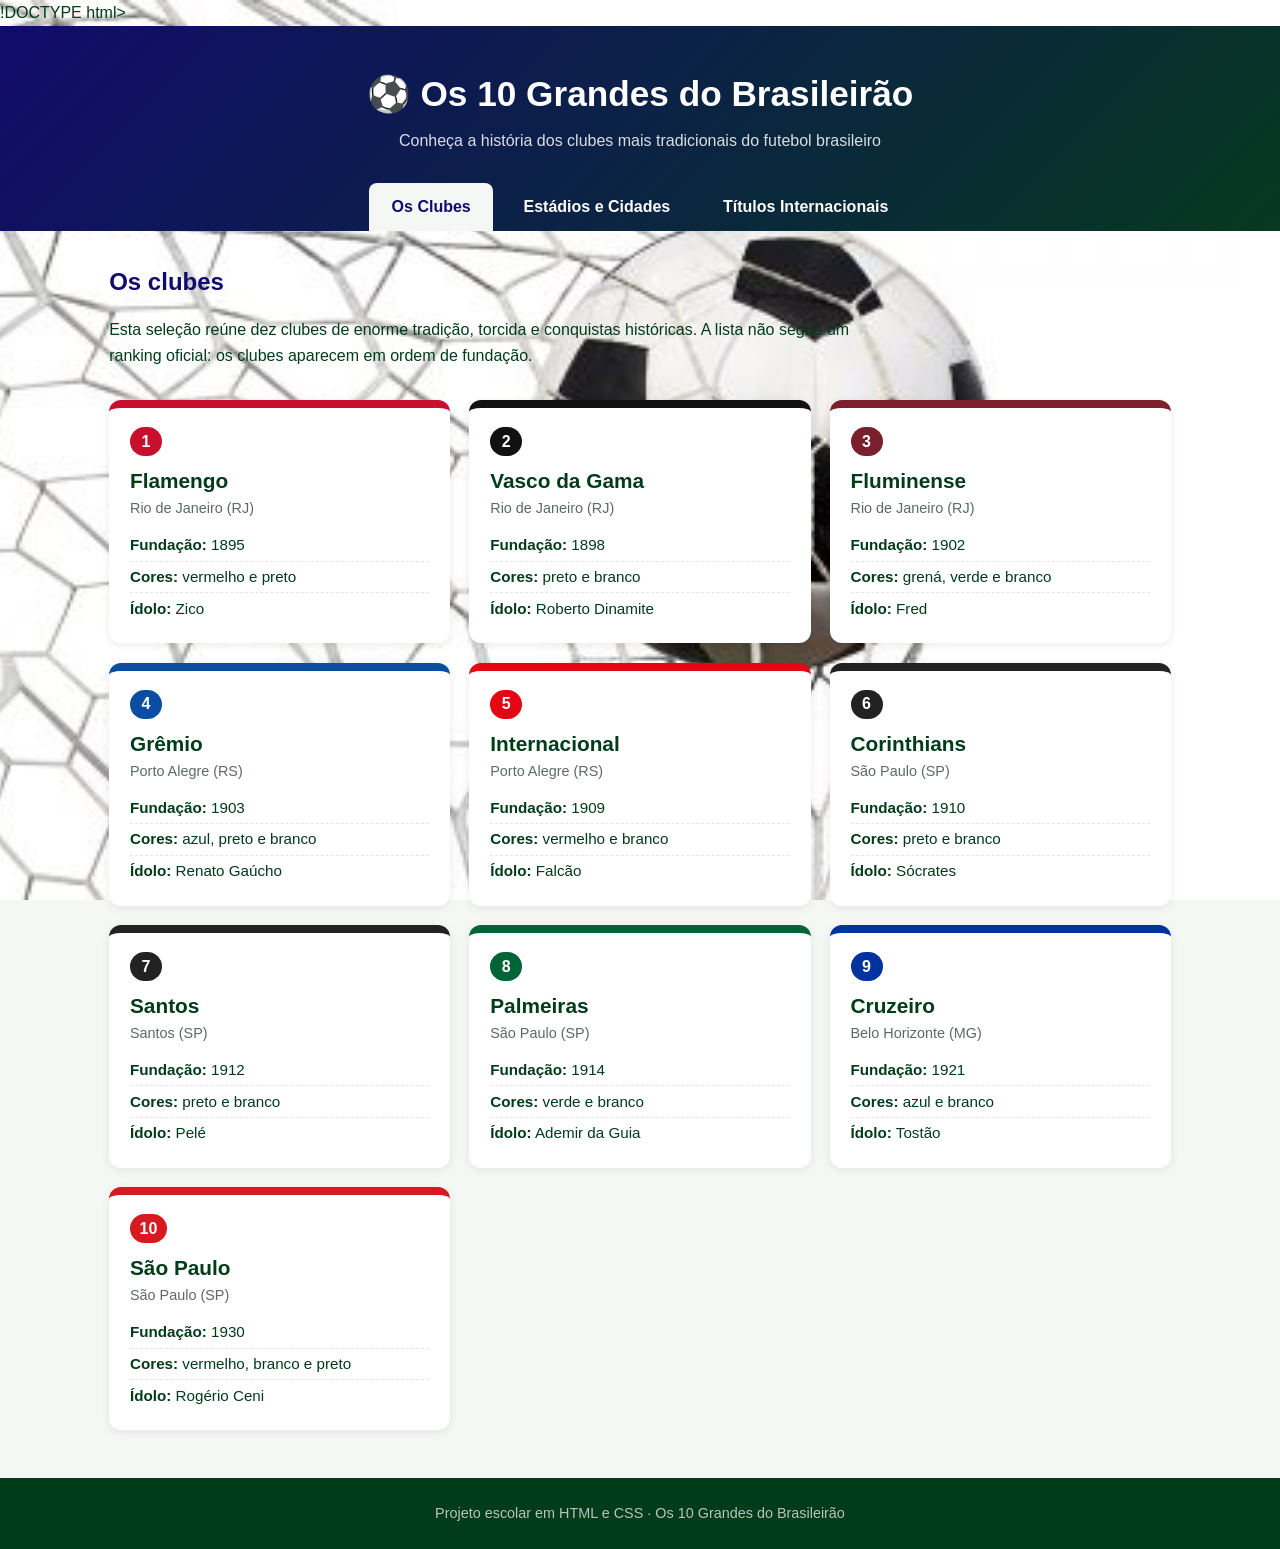
<file: index.html>
!DOCTYPE html>
<html lang="pt-BR">
<head>
  <meta charset="UTF-8">
  <meta name="viewport" content="width=device-width, initial-scale=1.0">
  <title>Grandes do Brasileirão</title>
  <link rel="stylesheet" href="style.css">
</head>
<body>
  <header>
    <h1>⚽ Os 10 Grandes do Brasileirão</h1>
    <p>Conheça a história dos clubes mais tradicionais do futebol brasileiro</p>
    <nav>
      <a href="index.html" class="ativo">Os Clubes</a>
      <a href="estadios.html">Estádios e Cidades</a>
      <a href="titulos.html">Títulos Internacionais</a>
      
    </nav>
  </header>

  <main>
    <h2>Os clubes</h2>
    <p class="intro">
      Esta seleção reúne dez clubes de enorme tradição, torcida e conquistas históricas.
      A lista não segue um ranking oficial: os clubes aparecem em ordem de fundação.
    </p>

    <div class="grade">
      <article class="card" style="--cor:#c8102e">
        <span class="posicao">1</span>
        <h3>Flamengo</h3>
        <p class="sub">Rio de Janeiro (RJ)</p>
        <ul>
          <li><strong>Fundação:</strong> 1895</li>
          <li><strong>Cores:</strong> vermelho e preto</li>
          <li><strong>Ídolo:</strong> Zico</li>
        </ul>
      </article>

      <article class="card" style="--cor:#111">
        <span class="posicao">2</span>
        <h3>Vasco da Gama</h3>
        <p class="sub">Rio de Janeiro (RJ)</p>
        <ul>
          <li><strong>Fundação:</strong> 1898</li>
          <li><strong>Cores:</strong> preto e branco</li>
          <li><strong>Ídolo:</strong> Roberto Dinamite</li>
        </ul>
      </article>

      <article class="card" style="--cor:#7a1f2b">
        <span class="posicao">3</span>
        <h3>Fluminense</h3>
        <p class="sub">Rio de Janeiro (RJ)</p>
        <ul>
          <li><strong>Fundação:</strong> 1902</li>
          <li><strong>Cores:</strong> grená, verde e branco</li>
          <li><strong>Ídolo:</strong> Fred</li>
        </ul>
      </article>

      <article class="card" style="--cor:#0a4ea3">
        <span class="posicao">4</span>
        <h3>Grêmio</h3>
        <p class="sub">Porto Alegre (RS)</p>
        <ul>
          <li><strong>Fundação:</strong> 1903</li>
          <li><strong>Cores:</strong> azul, preto e branco</li>
          <li><strong>Ídolo:</strong> Renato Gaúcho</li>
        </ul>
      </article>

      <article class="card" style="--cor:#e30613">
        <span class="posicao">5</span>
        <h3>Internacional</h3>
        <p class="sub">Porto Alegre (RS)</p>
        <ul>
          <li><strong>Fundação:</strong> 1909</li>
          <li><strong>Cores:</strong> vermelho e branco</li>
          <li><strong>Ídolo:</strong> Falcão</li>
        </ul>
      </article>

      <article class="card" style="--cor:#222">
        <span class="posicao">6</span>
        <h3>Corinthians</h3>
        <p class="sub">São Paulo (SP)</p>
        <ul>
          <li><strong>Fundação:</strong> 1910</li>
          <li><strong>Cores:</strong> preto e branco</li>
          <li><strong>Ídolo:</strong> Sócrates</li>
        </ul>
      </article>

      <article class="card" style="--cor:#222">
        <span class="posicao">7</span>
        <h3>Santos</h3>
        <p class="sub">Santos (SP)</p>
        <ul>
          <li><strong>Fundação:</strong> 1912</li>
          <li><strong>Cores:</strong> preto e branco</li>
          <li><strong>Ídolo:</strong> Pelé</li>
        </ul>
      </article>

      <article class="card" style="--cor:#006437">
        <span class="posicao">8</span>
        <h3>Palmeiras</h3>
        <p class="sub">São Paulo (SP)</p>
        <ul>
          <li><strong>Fundação:</strong> 1914</li>
          <li><strong>Cores:</strong> verde e branco</li>
          <li><strong>Ídolo:</strong> Ademir da Guia</li>
        </ul>
      </article>

      <article class="card" style="--cor:#0033a0">
        <span class="posicao">9</span>
        <h3>Cruzeiro</h3>
        <p class="sub">Belo Horizonte (MG)</p>
        <ul>
          <li><strong>Fundação:</strong> 1921</li>
          <li><strong>Cores:</strong> azul e branco</li>
          <li><strong>Ídolo:</strong> Tostão</li>
        </ul>
      </article>

      <article class="card" style="--cor:#d71920">
        <span class="posicao">10</span>
        <h3>São Paulo</h3>
        <p class="sub">São Paulo (SP)</p>
        <ul>
          <li><strong>Fundação:</strong> 1930</li>
          <li><strong>Cores:</strong> vermelho, branco e preto</li>
          <li><strong>Ídolo:</strong> Rogério Ceni</li>
        </ul>
      </article>
    </div>
  </main>

  <footer>Projeto escolar em HTML e CSS · Os 10 Grandes do Brasileirão</footer>
</body>
</html>
</file>
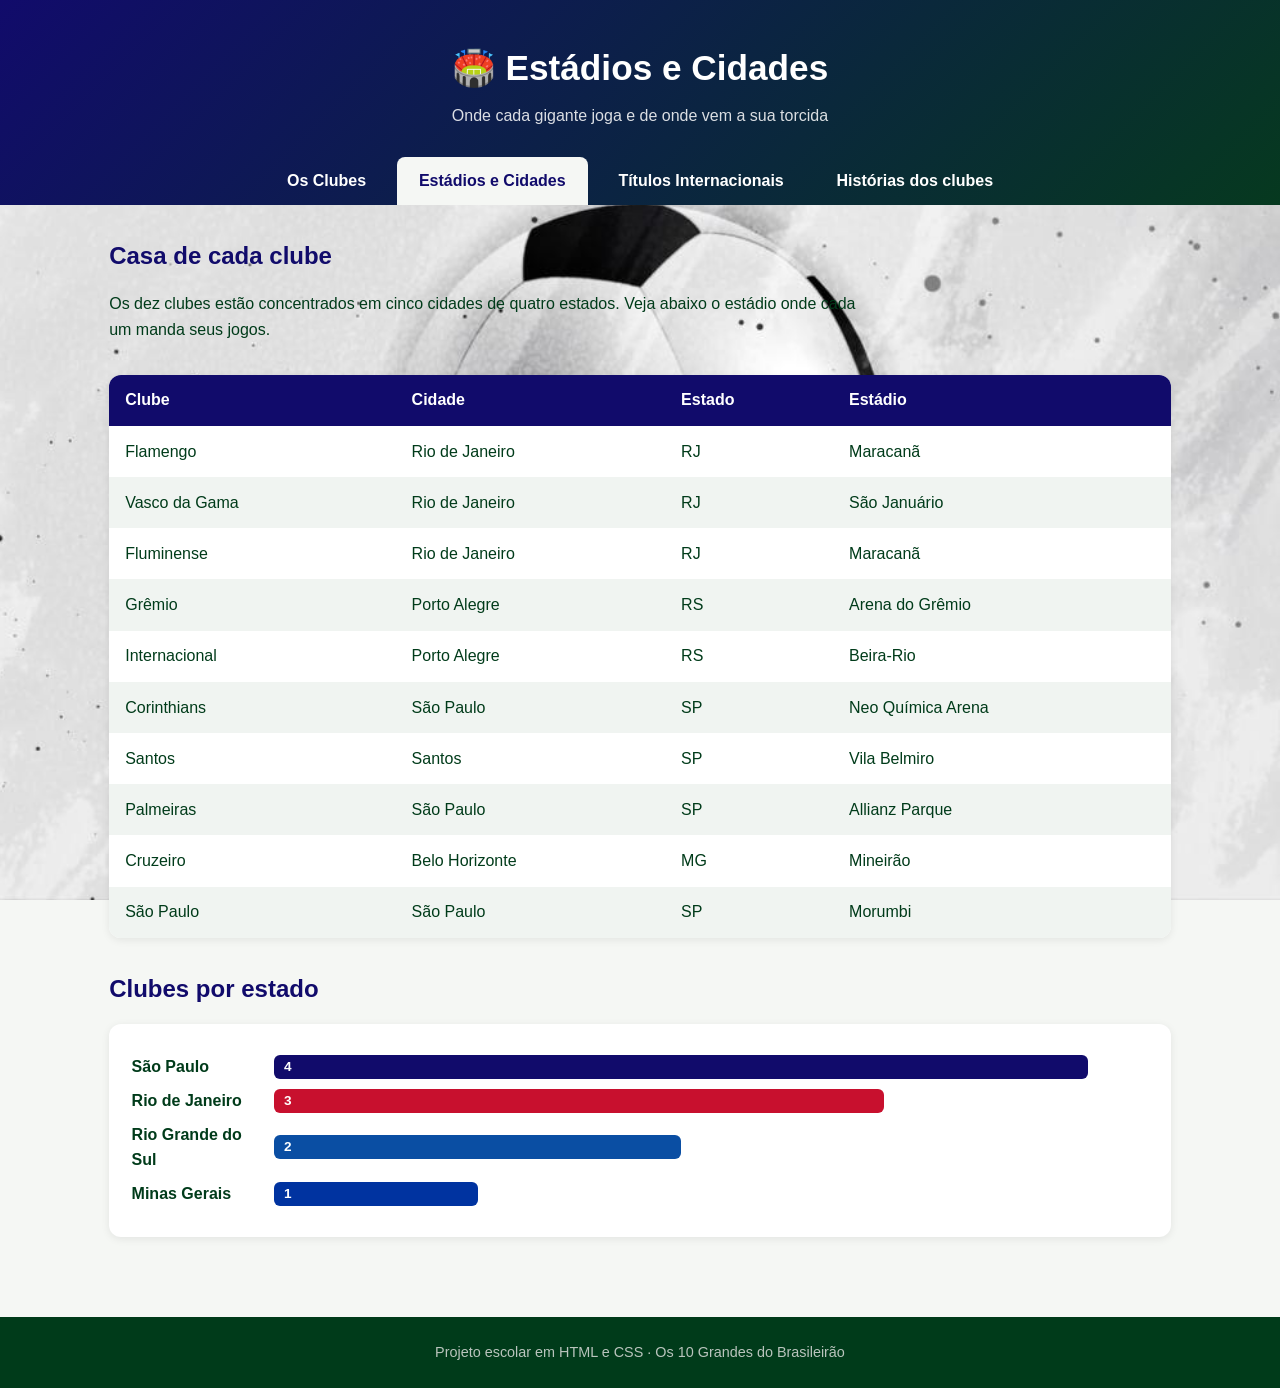
<file: estadios.html>
<!DOCTYPE html>
<html lang="pt-BR">
<head>
  <meta charset="UTF-8">
  <meta name="viewport" content="width=device-width, initial-scale=1.0">
  <title>Estádios e Cidades · Grandes do Brasileirão</title>
  <link rel="stylesheet" href="style.css">
  <link rel="stylesheet" href="estadios.css">
</head>
<body>
  <header>
    <h1>🏟️ Estádios e Cidades</h1>
    <p>Onde cada gigante joga e de onde vem a sua torcida</p>
    <nav>
      <a href="index.html">Os Clubes</a>
      <a href="estadios.html" class="ativo">Estádios e Cidades</a>
      <a href="titulos.html">Títulos Internacionais</a>
      <a href="historia.html">Histórias dos clubes</a>
    </nav>
  </header>

  <main>
    <h2>Casa de cada clube</h2>
    <p class="intro">
      Os dez clubes estão concentrados em cinco cidades de quatro estados.
      Veja abaixo o estádio onde cada um manda seus jogos.
    </p>

    <table>
      <thead>
        <tr>
          <th>Clube</th>
          <th>Cidade</th>
          <th>Estado</th>
          <th>Estádio</th>
        </tr>
      </thead>
      <tbody>
        <tr><td>Flamengo</td><td>Rio de Janeiro</td><td>RJ</td><td>Maracanã</td></tr>
        <tr><td>Vasco da Gama</td><td>Rio de Janeiro</td><td>RJ</td><td>São Januário</td></tr>
        <tr><td>Fluminense</td><td>Rio de Janeiro</td><td>RJ</td><td>Maracanã</td></tr>
        <tr><td>Grêmio</td><td>Porto Alegre</td><td>RS</td><td>Arena do Grêmio</td></tr>
        <tr><td>Internacional</td><td>Porto Alegre</td><td>RS</td><td>Beira-Rio</td></tr>
        <tr><td>Corinthians</td><td>São Paulo</td><td>SP</td><td>Neo Química Arena</td></tr>
        <tr><td>Santos</td><td>Santos</td><td>SP</td><td>Vila Belmiro</td></tr>
        <tr><td>Palmeiras</td><td>São Paulo</td><td>SP</td><td>Allianz Parque</td></tr>
        <tr><td>Cruzeiro</td><td>Belo Horizonte</td><td>MG</td><td>Mineirão</td></tr>
        <tr><td>São Paulo</td><td>São Paulo</td><td>SP</td><td>Morumbi</td></tr>
      </tbody>
    </table>

    <h2 class="titulo-estados">Clubes por estado</h2>
    <div class="painel">
      <div class="barra-linha"><span class="nome">São Paulo</span><div class="barra larg-80">4</div></div>
      <div class="barra-linha"><span class="nome">Rio de Janeiro</span><div class="barra larg-60 rj">3</div></div>
      <div class="barra-linha"><span class="nome">Rio Grande do Sul</span><div class="barra larg-40 rs">2</div></div>
      <div class="barra-linha"><span class="nome">Minas Gerais</span><div class="barra larg-20 mg">1</div></div>
    </div>
  </main>

  <footer>Projeto escolar em HTML e CSS · Os 10 Grandes do Brasileirão</footer>
</body>
</html>
</file>
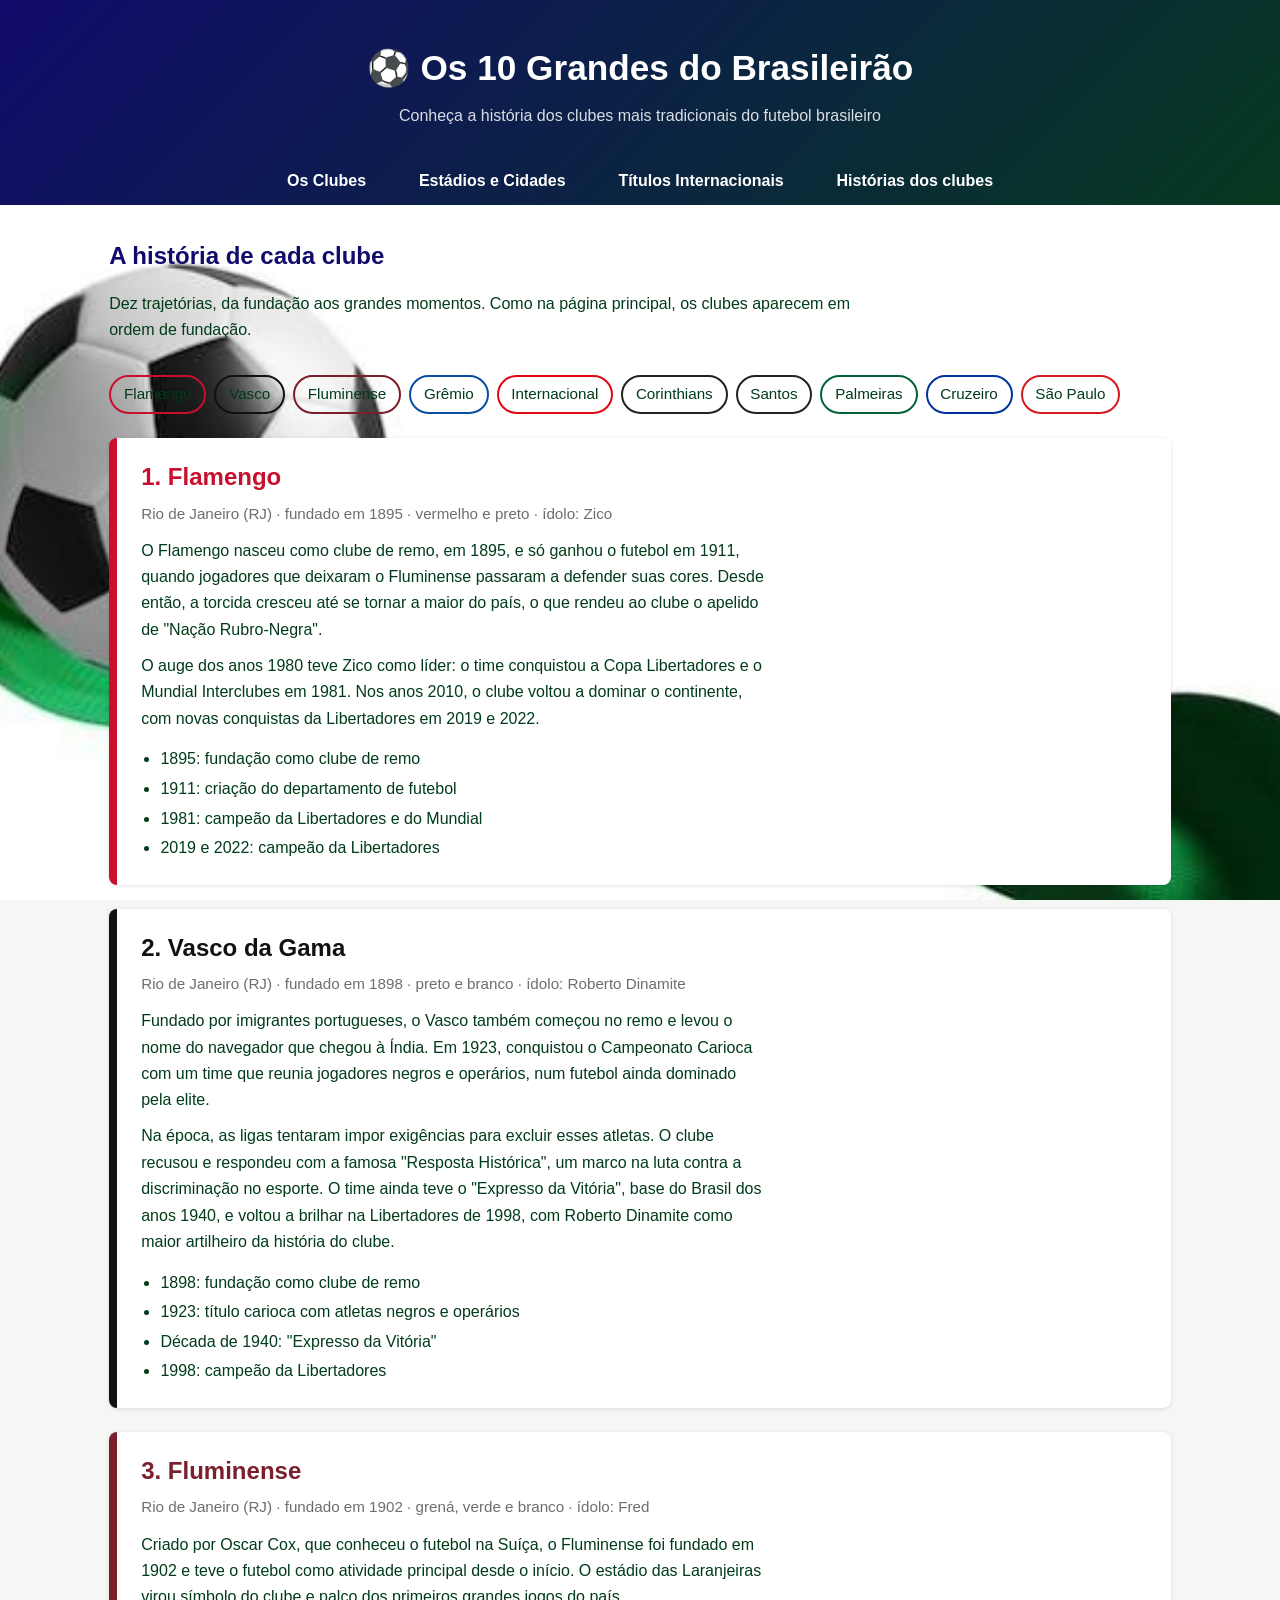
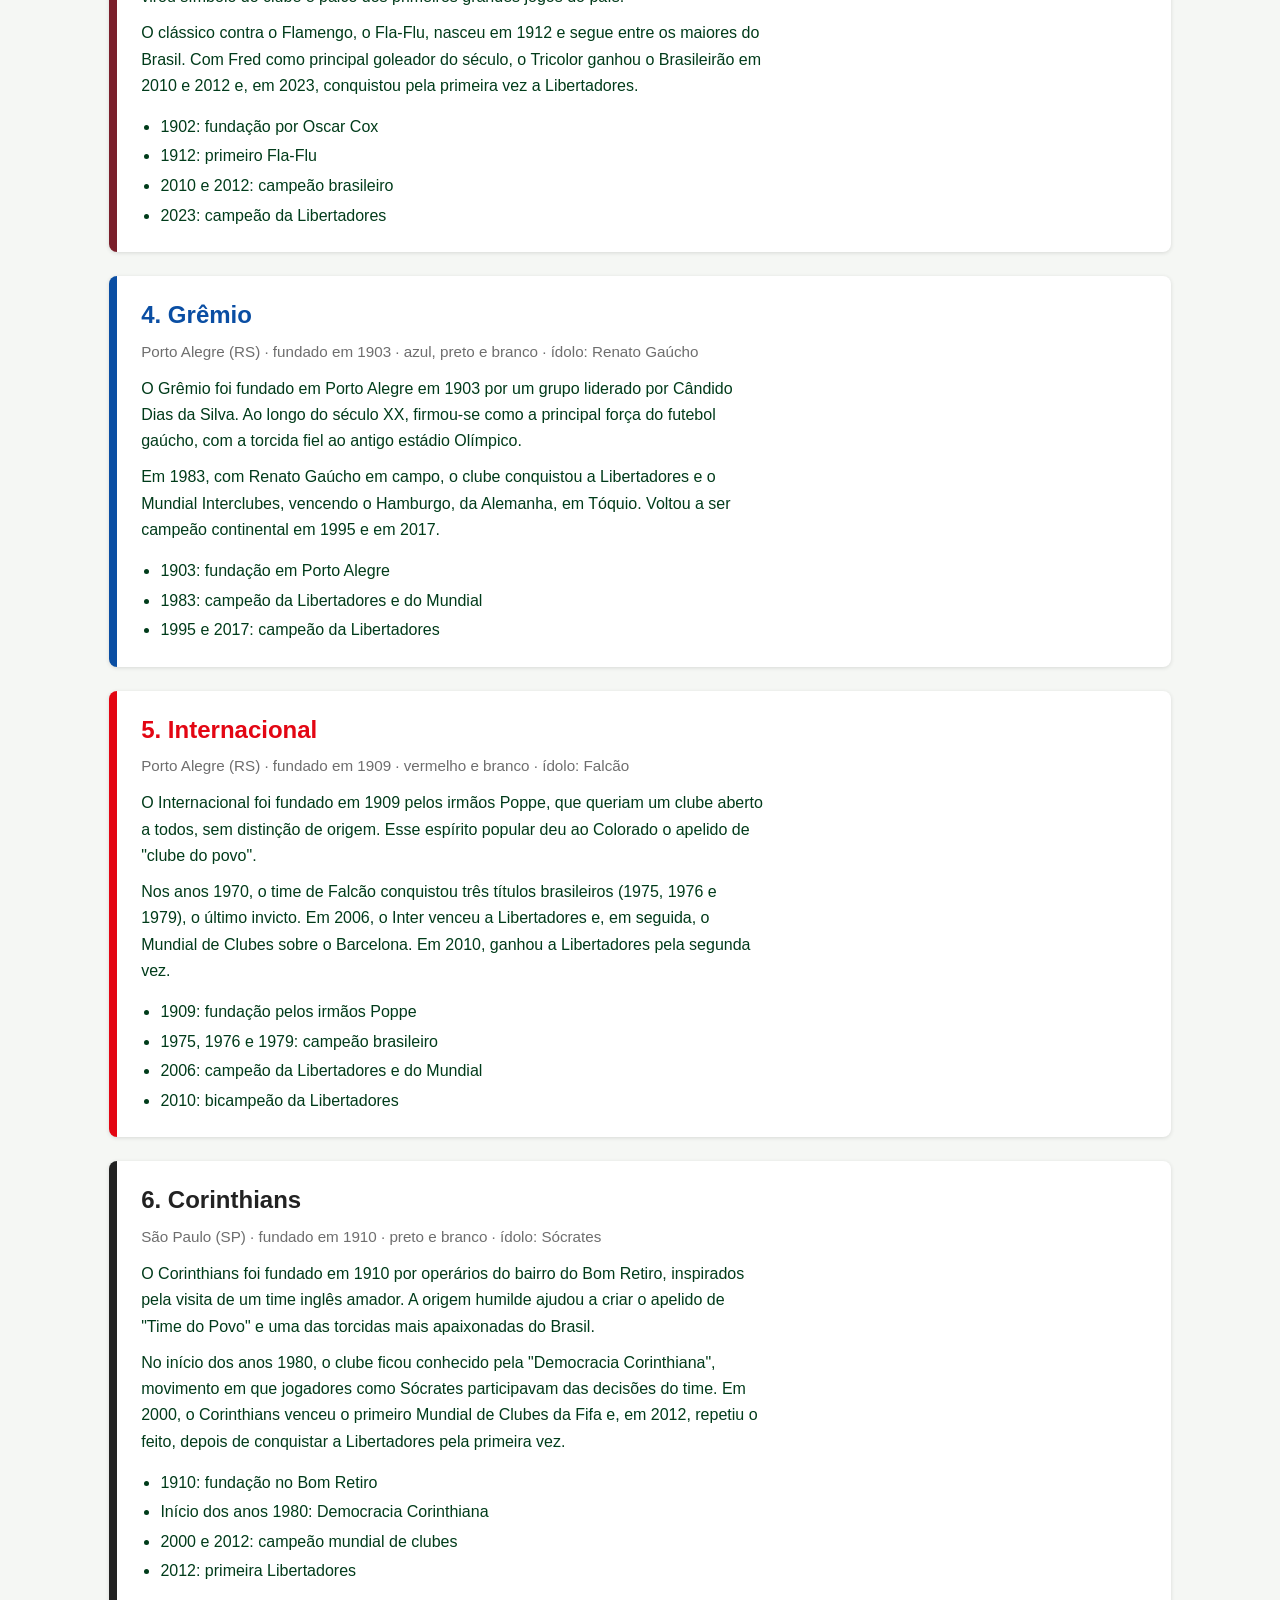
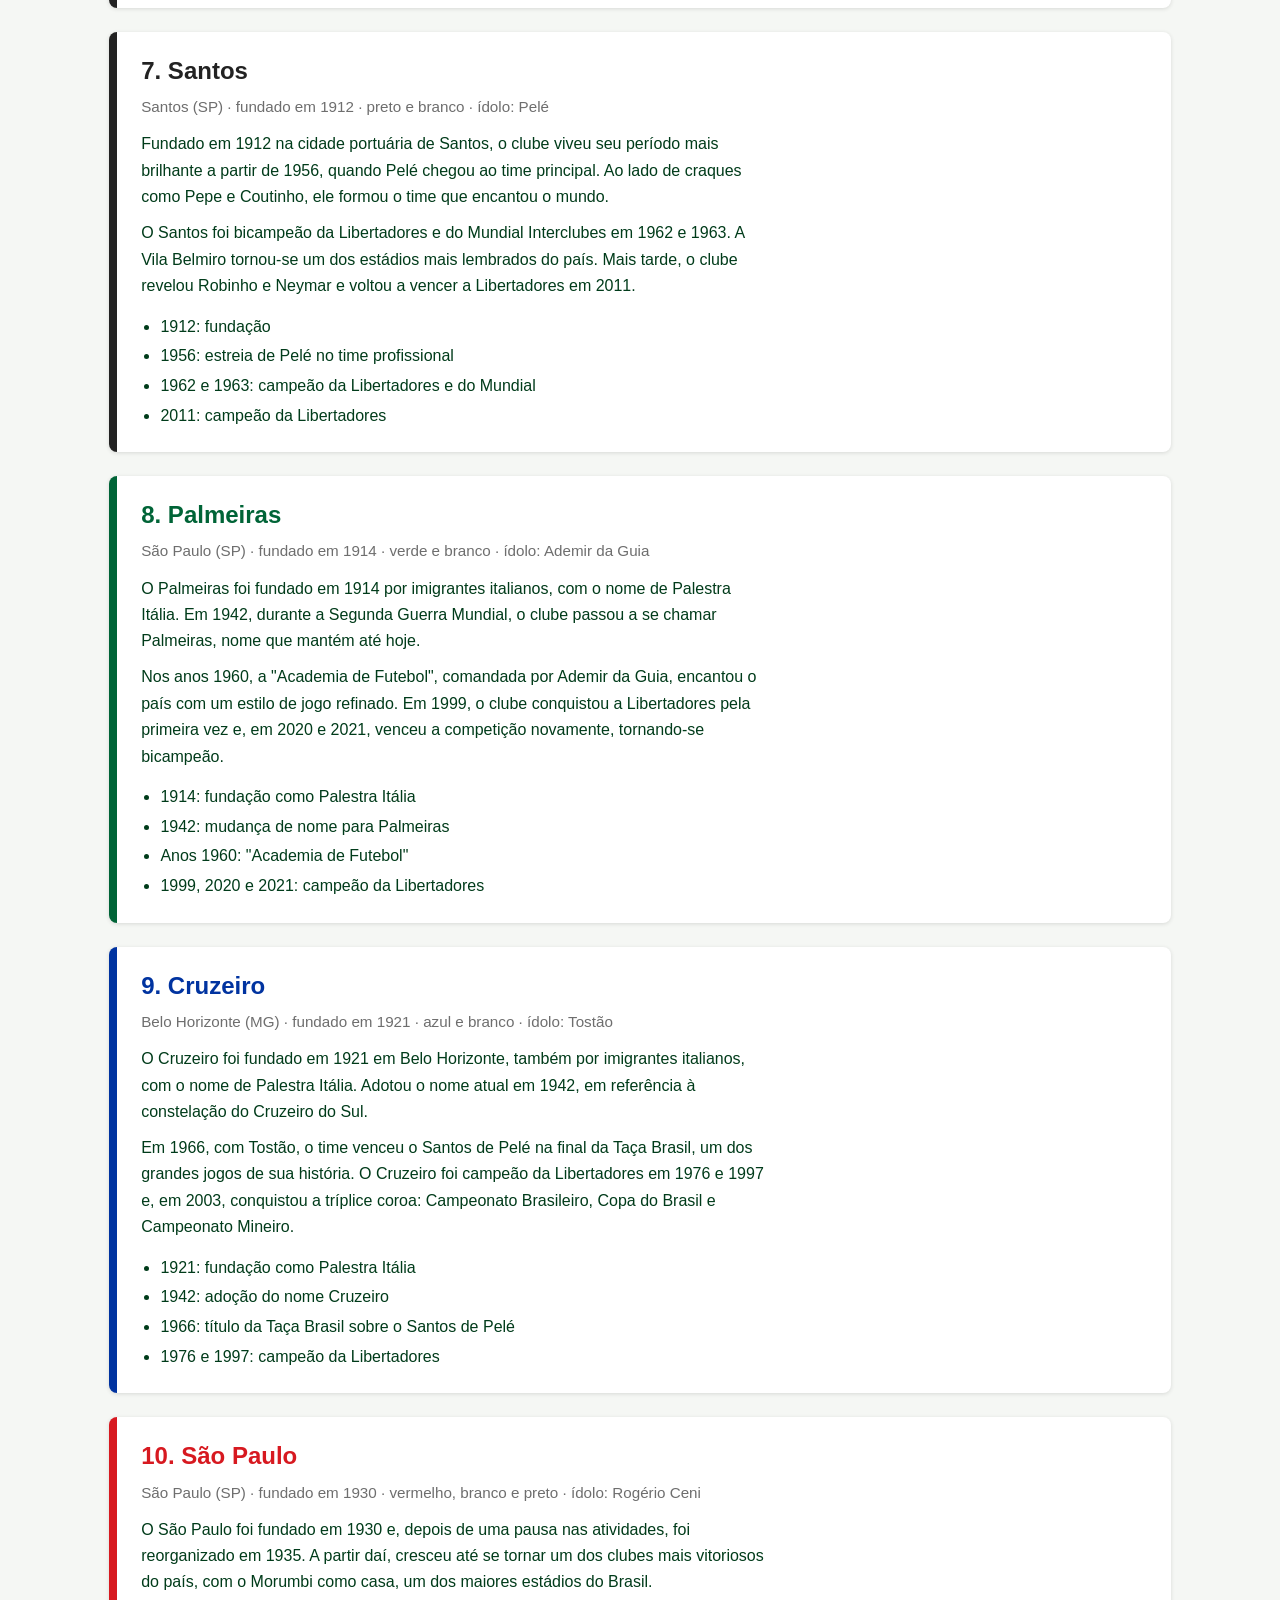
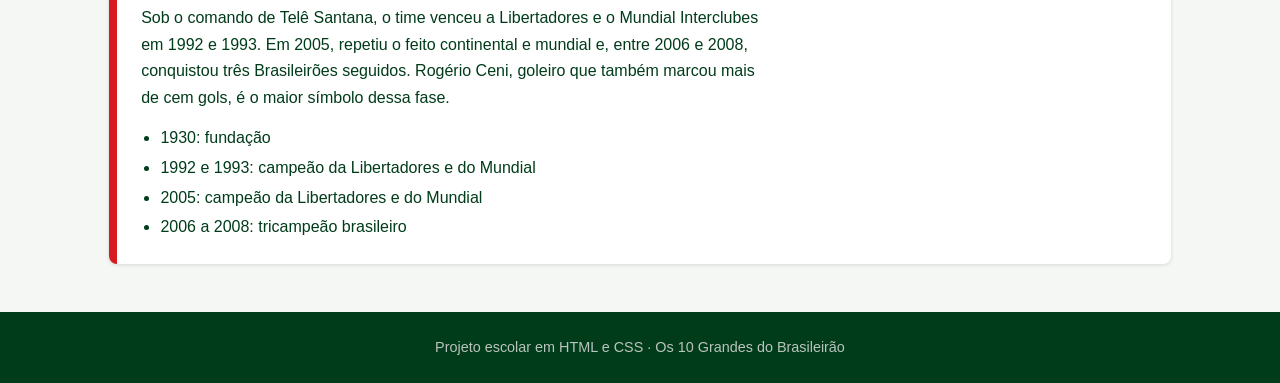
<file: historia.html>
<!DOCTYPE html>
    <html lang="pt-BR">
    <head>
    <meta charset="UTF-8">
    <meta name="viewport" content="width=device-width, initial-scale=1.0">
    <title>História dos Clubes · Grandes do Brasileirão</title>
    <link rel="stylesheet" href="style.css">
    <link rel="stylesheet" href="historia.css">
    </head>
    <body>
    <header>
        <h1>⚽ Os 10 Grandes do Brasileirão</h1>
        <p>Conheça a história dos clubes mais tradicionais do futebol brasileiro</p>
        <nav>
        <a href="index.html">Os Clubes</a>
        <a href="estadios.html">Estádios e Cidades</a>
        <a href="titulos.html">Títulos Internacionais</a>
        <a href="historia.html">Histórias dos clubes</a>
        </nav>
    </header>

    <main>
        <h2>A história de cada clube</h2>
        <p class="intro">
        Dez trajetórias, da fundação aos grandes momentos. Como na página principal,
        os clubes aparecem em ordem de fundação.
        </p>

        <ul class="indice">
        <li><a href="#flamengo" style="--cor:#c8102e">Flamengo</a></li>
        <li><a href="#vasco" style="--cor:#111">Vasco</a></li>
        <li><a href="#fluminense" style="--cor:#7a1f2b">Fluminense</a></li>
        <li><a href="#gremio" style="--cor:#0a4ea3">Grêmio</a></li>
        <li><a href="#internacional" style="--cor:#e30613">Internacional</a></li>
        <li><a href="#corinthians" style="--cor:#222">Corinthians</a></li>
        <li><a href="#santos" style="--cor:#222">Santos</a></li>
        <li><a href="#palmeiras" style="--cor:#006437">Palmeiras</a></li>
        <li><a href="#cruzeiro" style="--cor:#0033a0">Cruzeiro</a></li>
        <li><a href="#saopaulo" style="--cor:#d71920">São Paulo</a></li>
        </ul>

        <div class="historia">

        <article class="clube" id="flamengo" style="--cor:#c8102e">
            <header>
            <h3>1. Flamengo</h3>
            <p class="meta">Rio de Janeiro (RJ) · fundado em 1895 · vermelho e preto · ídolo: Zico</p>
            </header>
            <p>
            O Flamengo nasceu como clube de remo, em 1895, e só ganhou o futebol em 1911, quando jogadores
            que deixaram o Fluminense passaram a defender suas cores. Desde então, a torcida cresceu
            até se tornar a maior do país, o que rendeu ao clube o apelido de "Nação Rubro-Negra".
            </p>
            <p>
            O auge dos anos 1980 teve Zico como líder: o time conquistou a Copa Libertadores e o
            Mundial Interclubes em 1981. Nos anos 2010, o clube voltou a dominar o continente,
            com novas conquistas da Libertadores em 2019 e 2022.
            </p>
            <ul class="marcos">
            <li>1895: fundação como clube de remo</li>
            <li>1911: criação do departamento de futebol</li>
            <li>1981: campeão da Libertadores e do Mundial</li>
            <li>2019 e 2022: campeão da Libertadores</li>
            </ul>
        </article>

        <article class="clube" id="vasco" style="--cor:#111">
            <header>
            <h3>2. Vasco da Gama</h3>
            <p class="meta">Rio de Janeiro (RJ) · fundado em 1898 · preto e branco · ídolo: Roberto Dinamite</p>
            </header>
            <p>
            Fundado por imigrantes portugueses, o Vasco também começou no remo e levou o nome do navegador
            que chegou à Índia. Em 1923, conquistou o Campeonato Carioca com um time que reunia jogadores
            negros e operários, num futebol ainda dominado pela elite.
            </p>
            <p>
            Na época, as ligas tentaram impor exigências para excluir esses atletas. O clube recusou e
            respondeu com a famosa "Resposta Histórica", um marco na luta contra a discriminação no esporte.
            O time ainda teve o "Expresso da Vitória", base do Brasil dos anos 1940, e voltou a brilhar
            na Libertadores de 1998, com Roberto Dinamite como maior artilheiro da história do clube.
            </p>
            <ul class="marcos">
            <li>1898: fundação como clube de remo</li>
            <li>1923: título carioca com atletas negros e operários</li>
            <li>Década de 1940: "Expresso da Vitória"</li>
            <li>1998: campeão da Libertadores</li>
            </ul>
        </article>

        <article class="clube" id="fluminense" style="--cor:#7a1f2b">
            <header>
            <h3>3. Fluminense</h3>
            <p class="meta">Rio de Janeiro (RJ) · fundado em 1902 · grená, verde e branco · ídolo: Fred</p>
            </header>
            <p>
            Criado por Oscar Cox, que conheceu o futebol na Suíça, o Fluminense foi fundado em 1902 e
            teve o futebol como atividade principal desde o início. O estádio das Laranjeiras virou
            símbolo do clube e palco dos primeiros grandes jogos do país.
            </p>
            <p>
            O clássico contra o Flamengo, o Fla-Flu, nasceu em 1912 e segue entre os maiores do Brasil.
            Com Fred como principal goleador do século, o Tricolor ganhou o Brasileirão em 2010 e 2012 e,
            em 2023, conquistou pela primeira vez a Libertadores.
            </p>
            <ul class="marcos">
            <li>1902: fundação por Oscar Cox</li>
            <li>1912: primeiro Fla-Flu</li>
            <li>2010 e 2012: campeão brasileiro</li>
            <li>2023: campeão da Libertadores</li>
            </ul>
        </article>

        <article class="clube" id="gremio" style="--cor:#0a4ea3">
            <header>
            <h3>4. Grêmio</h3>
            <p class="meta">Porto Alegre (RS) · fundado em 1903 · azul, preto e branco · ídolo: Renato Gaúcho</p>
            </header>
            <p>
            O Grêmio foi fundado em Porto Alegre em 1903 por um grupo liderado por Cândido Dias da Silva.
            Ao longo do século XX, firmou-se como a principal força do futebol gaúcho, com a torcida
            fiel ao antigo estádio Olímpico.
            </p>
            <p>
            Em 1983, com Renato Gaúcho em campo, o clube conquistou a Libertadores e o Mundial Interclubes,
            vencendo o Hamburgo, da Alemanha, em Tóquio. Voltou a ser campeão continental em 1995 e em 2017.
            </p>
            <ul class="marcos">
            <li>1903: fundação em Porto Alegre</li>
            <li>1983: campeão da Libertadores e do Mundial</li>
            <li>1995 e 2017: campeão da Libertadores</li>
            </ul>
        </article>

        <article class="clube" id="internacional" style="--cor:#e30613">
            <header>
            <h3>5. Internacional</h3>
            <p class="meta">Porto Alegre (RS) · fundado em 1909 · vermelho e branco · ídolo: Falcão</p>
            </header>
            <p>
            O Internacional foi fundado em 1909 pelos irmãos Poppe, que queriam um clube aberto a todos,
            sem distinção de origem. Esse espírito popular deu ao Colorado o apelido de "clube do povo".
            </p>
            <p>
            Nos anos 1970, o time de Falcão conquistou três títulos brasileiros (1975, 1976 e 1979),
            o último invicto. Em 2006, o Inter venceu a Libertadores e, em seguida, o Mundial de Clubes
            sobre o Barcelona. Em 2010, ganhou a Libertadores pela segunda vez.
            </p>
            <ul class="marcos">
            <li>1909: fundação pelos irmãos Poppe</li>
            <li>1975, 1976 e 1979: campeão brasileiro</li>
            <li>2006: campeão da Libertadores e do Mundial</li>
            <li>2010: bicampeão da Libertadores</li>
            </ul>
        </article>

        <article class="clube" id="corinthians" style="--cor:#222">
            <header>
            <h3>6. Corinthians</h3>
            <p class="meta">São Paulo (SP) · fundado em 1910 · preto e branco · ídolo: Sócrates</p>
            </header>
            <p>
            O Corinthians foi fundado em 1910 por operários do bairro do Bom Retiro, inspirados pela
            visita de um time inglês amador. A origem humilde ajudou a criar o apelido de "Time do Povo"
            e uma das torcidas mais apaixonadas do Brasil.
            </p>
            <p>
            No início dos anos 1980, o clube ficou conhecido pela "Democracia Corinthiana", movimento em
            que jogadores como Sócrates participavam das decisões do time. Em 2000, o Corinthians venceu
            o primeiro Mundial de Clubes da Fifa e, em 2012, repetiu o feito, depois de conquistar
            a Libertadores pela primeira vez.
            </p>
            <ul class="marcos">
            <li>1910: fundação no Bom Retiro</li>
            <li>Início dos anos 1980: Democracia Corinthiana</li>
            <li>2000 e 2012: campeão mundial de clubes</li>
            <li>2012: primeira Libertadores</li>
            </ul>
        </article>

        <article class="clube" id="santos" style="--cor:#222">
            <header>
            <h3>7. Santos</h3>
            <p class="meta">Santos (SP) · fundado em 1912 · preto e branco · ídolo: Pelé</p>
            </header>
            <p>
            Fundado em 1912 na cidade portuária de Santos, o clube viveu seu período mais brilhante
            a partir de 1956, quando Pelé chegou ao time principal. Ao lado de craques como Pepe e Coutinho,
            ele formou o time que encantou o mundo.
            </p>
            <p>
            O Santos foi bicampeão da Libertadores e do Mundial Interclubes em 1962 e 1963. A Vila Belmiro
            tornou-se um dos estádios mais lembrados do país. Mais tarde, o clube revelou Robinho e Neymar
            e voltou a vencer a Libertadores em 2011.
            </p>
            <ul class="marcos">
            <li>1912: fundação</li>
            <li>1956: estreia de Pelé no time profissional</li>
            <li>1962 e 1963: campeão da Libertadores e do Mundial</li>
            <li>2011: campeão da Libertadores</li>
            </ul>
        </article>

        <article class="clube" id="palmeiras" style="--cor:#006437">
            <header>
            <h3>8. Palmeiras</h3>
            <p class="meta">São Paulo (SP) · fundado em 1914 · verde e branco · ídolo: Ademir da Guia</p>
            </header>
            <p>
            O Palmeiras foi fundado em 1914 por imigrantes italianos, com o nome de Palestra Itália.
            Em 1942, durante a Segunda Guerra Mundial, o clube passou a se chamar Palmeiras, nome que
            mantém até hoje.
            </p>
            <p>
            Nos anos 1960, a "Academia de Futebol", comandada por Ademir da Guia, encantou o país com
            um estilo de jogo refinado. Em 1999, o clube conquistou a Libertadores pela primeira vez
            e, em 2020 e 2021, venceu a competição novamente, tornando-se bicampeão.
            </p>
            <ul class="marcos">
            <li>1914: fundação como Palestra Itália</li>
            <li>1942: mudança de nome para Palmeiras</li>
            <li>Anos 1960: "Academia de Futebol"</li>
            <li>1999, 2020 e 2021: campeão da Libertadores</li>
            </ul>
        </article>

        <article class="clube" id="cruzeiro" style="--cor:#0033a0">
            <header>
            <h3>9. Cruzeiro</h3>
            <p class="meta">Belo Horizonte (MG) · fundado em 1921 · azul e branco · ídolo: Tostão</p>
            </header>
            <p>
            O Cruzeiro foi fundado em 1921 em Belo Horizonte, também por imigrantes italianos,
            com o nome de Palestra Itália. Adotou o nome atual em 1942, em referência à constelação
            do Cruzeiro do Sul.
            </p>
            <p>
            Em 1966, com Tostão, o time venceu o Santos de Pelé na final da Taça Brasil, um dos grandes
            jogos de sua história. O Cruzeiro foi campeão da Libertadores em 1976 e 1997 e, em 2003,
            conquistou a tríplice coroa: Campeonato Brasileiro, Copa do Brasil e Campeonato Mineiro.
            </p>
            <ul class="marcos">
            <li>1921: fundação como Palestra Itália</li>
            <li>1942: adoção do nome Cruzeiro</li>
            <li>1966: título da Taça Brasil sobre o Santos de Pelé</li>
            <li>1976 e 1997: campeão da Libertadores</li>
            </ul>
        </article>

        <article class="clube" id="saopaulo" style="--cor:#d71920">
            <header>
            <h3>10. São Paulo</h3>
            <p class="meta">São Paulo (SP) · fundado em 1930 · vermelho, branco e preto · ídolo: Rogério Ceni</p>
            </header>
            <p>
            O São Paulo foi fundado em 1930 e, depois de uma pausa nas atividades, foi reorganizado
            em 1935. A partir daí, cresceu até se tornar um dos clubes mais vitoriosos do país, com o
            Morumbi como casa, um dos maiores estádios do Brasil.
            </p>
            <p>
            Sob o comando de Telê Santana, o time venceu a Libertadores e o Mundial Interclubes em 1992 e
            1993. Em 2005, repetiu o feito continental e mundial e, entre 2006 e 2008, conquistou três
            Brasileirões seguidos. Rogério Ceni, goleiro que também marcou mais de cem gols, é o maior
            símbolo dessa fase.
            </p>
            <ul class="marcos">
            <li>1930: fundação</li>
            <li>1992 e 1993: campeão da Libertadores e do Mundial</li>
            <li>2005: campeão da Libertadores e do Mundial</li>
            <li>2006 a 2008: tricampeão brasileiro</li>
            </ul>
        </article>

        </div>
    </main>

    <footer>Projeto escolar em HTML e CSS · Os 10 Grandes do Brasileirão</footer>
    </body>
    </html>
</file>
<file: style.css>
* { box-sizing: border-box; margin: 0; padding: 0; }

:root {
  --verde: #110b6b;
  --amarelo: #ffd23f;
  --escuro: #003b1a;
  --claro: #f5f7f4;
}


body {
  font-family: "Segoe UI", Roboto, Arial, sans-serif;
  background-image: url(assets/background\ futebol.jpg);
  background-attachment: fixed;
  background-size: cover;
  background-position: center;
  background: var(--claro);
  color: var(--escuro);
  line-height: 1.6;
}

header {
  background: linear-gradient(135deg, var(--verde), #06391f);
  color: white;
  padding: 2.5rem 1.5rem 0;
  text-align: center;
}
header h1 { font-size: 2.2rem; }
header p { opacity: .85; margin-top: .4rem; }

nav {
  display: flex;
  justify-content: center;
  gap: .5rem;
  margin-top: 1.8rem;
  flex-wrap: wrap;
}
nav a {
  color: white;
  text-decoration: none;
  padding: .7rem 1.4rem;
  border-radius: 8px 8px 0 0;
  font-weight: 600;
}
nav a:hover { background: rgba(255,255,255,.15); }
nav a.ativo { background: var(--claro); color: var(--verde); }

main { max-width: 1100px; margin: 0 auto; padding: 2rem 1.2rem 3rem; }
main h2 { color: var(--verde); margin-bottom: 1rem; }
.intro { max-width: 760px; margin-bottom: 2rem; }

/* Cards */
.grade {
  display: grid;
  grid-template-columns: repeat(auto-fill, minmax(300px, 1fr));
  gap: 1.2rem;
}
.card {
  background: white;
  border-radius: 12px;
  border-top: 8px solid var(--cor, var(--verde));
  box-shadow: 0 2px 8px rgba(0,0,0,.08);
  padding: 1.2rem 1.3rem;
  transition: transform .2s, box-shadow .2s;
}
.card:hover { transform: translateY(-4px); box-shadow: 0 8px 18px rgba(0,0,0,.14); }
.card .posicao {
  display: inline-block;
  background: var(--cor, var(--verde));
  color: white;
  font-weight: 700;
  border-radius: 999px;
  min-width: 2rem;
  text-align: center;
  padding: .1rem .6rem;
  margin-bottom: .5rem;
}
.card h3 { font-size: 1.3rem; }
.card .sub { color: #5c6b62; font-size: .9rem; margin-bottom: .6rem; }
.card ul { list-style: none; font-size: .95rem; }
.card li { padding: .2rem 0; border-bottom: 1px dashed #e1e6e2; }
.card li:last-child { border: none; }

/* Tabelas */
table {
  width: 100%;
  border-collapse: collapse;
  background: white;
  border-radius: 12px;
  overflow: hidden;
  box-shadow: 0 2px 8px rgba(0,0,0,.08);
}
th, td { padding: .8rem 1rem; text-align: left; }
th { background: var(--verde); color: white; }
tr:nth-child(even) td { background: #f0f4f1; }

/* Barras */
.barra-linha { display: flex; align-items: center; gap: .8rem; margin: .5rem 0; }
.barra-linha span.nome { width: 130px; font-weight: 600; }
.barra {
  height: 24px;
  border-radius: 6px;
  background: var(--cor, var(--verde));
  color: white;
  font-size: .85rem;
  font-weight: 700;
  display: flex;
  align-items: center;
  padding-left: .6rem;
  min-width: 28px;
}
.painel {
  background: white;
  border-radius: 12px;
  padding: 1.4rem;
  box-shadow: 0 2px 8px rgba(0,0,0,.08);
  margin-bottom: 2rem;
}

footer {
  text-align: center;
  padding: 1.5rem;
  background: var(--escuro);
  color: #b9c4bd;
  font-size: .9rem;
}

@media (max-width: 600px) {
  header h1 { font-size: 1.6rem; }
  th, td { padding: .5rem; font-size: .85rem; }
  .barra-linha span.nome { width: 95px; }
}

body{
  background-image: url(assets/clubes-background.jpg);
    background-attachment: fixed;
    background-size: cover;
    background-position:center ;
}
</file>
<file: estadios.css>
/* Estilos da página Estádios e Cidades (complementam o style.css) */
.titulo-estados { margin-top: 2rem; }

/* Largura das barras: cada ponto vale 20% */
.barra.larg-20 { width: 20%; }
.barra.larg-40 { width: 40%; }
.barra.larg-60 { width: 60%; }
.barra.larg-80 { width: 80%; }

/* Cor de cada clube nas barras */
.barra.rj { --cor: #c8102e; }
.barra.rs { --cor: #0a4ea3; }
.barra.mg { --cor: #0033a0; }

body{
    background-image: url(assets/imagem-futebol-definitiva.jpg);
    background-attachment: fixed;
    background-size: cover;
    background-position: center;
}
</file>
<file: historia.css>
/* Estilos da página de história (complementam o style.css) */
    .historia { display: flex; flex-direction: column; gap: 1.5rem; margin-top: 1.5rem; }
    .clube {
    --cor: #333;
    border-left: 8px solid var(--cor);
    background: #fff;
    border-radius: 8px;
    padding: 1.25rem 1.5rem;
    box-shadow: 0 1px 4px rgba(0, 0, 0, .12);
    }
    .clube header { background: none; color: inherit; padding: 0; text-align: left; margin-bottom: .75rem; }
    .clube h3 { margin: 0; color: var(--cor); font-size: 1.5rem; }
    .clube .meta { margin: .25rem 0 0; color: #555; font-size: .95rem; }
    .clube p { line-height: 1.65; max-width: 70ch; margin: .6rem 0; }
    .clube .marcos { margin: .9rem 0 0; padding-left: 1.2rem; line-height: 1.6; }
    .clube .marcos li { margin-bottom: .25rem; }
    .indice { display: flex; flex-wrap: wrap; gap: .5rem; margin: 1rem 0 0; padding: 0; list-style: none; }
    .indice a {
    display: inline-block; padding: .35rem .8rem; border-radius: 999px;
    border: 2px solid var(--cor, #333); color: inherit; text-decoration: none; font-size: .95rem;
    }
    .indice a:hover, .indice a:focus-visible { background: var(--cor, #333); color: #fff; }
    .clube { scroll-margin-top: 1rem; }

    body{
    background-image: url(assets/historia\ futebol.jpg);
        background-attachment: fixed;
        background-size: cover;
        background-position:center ;
    }
</file>
